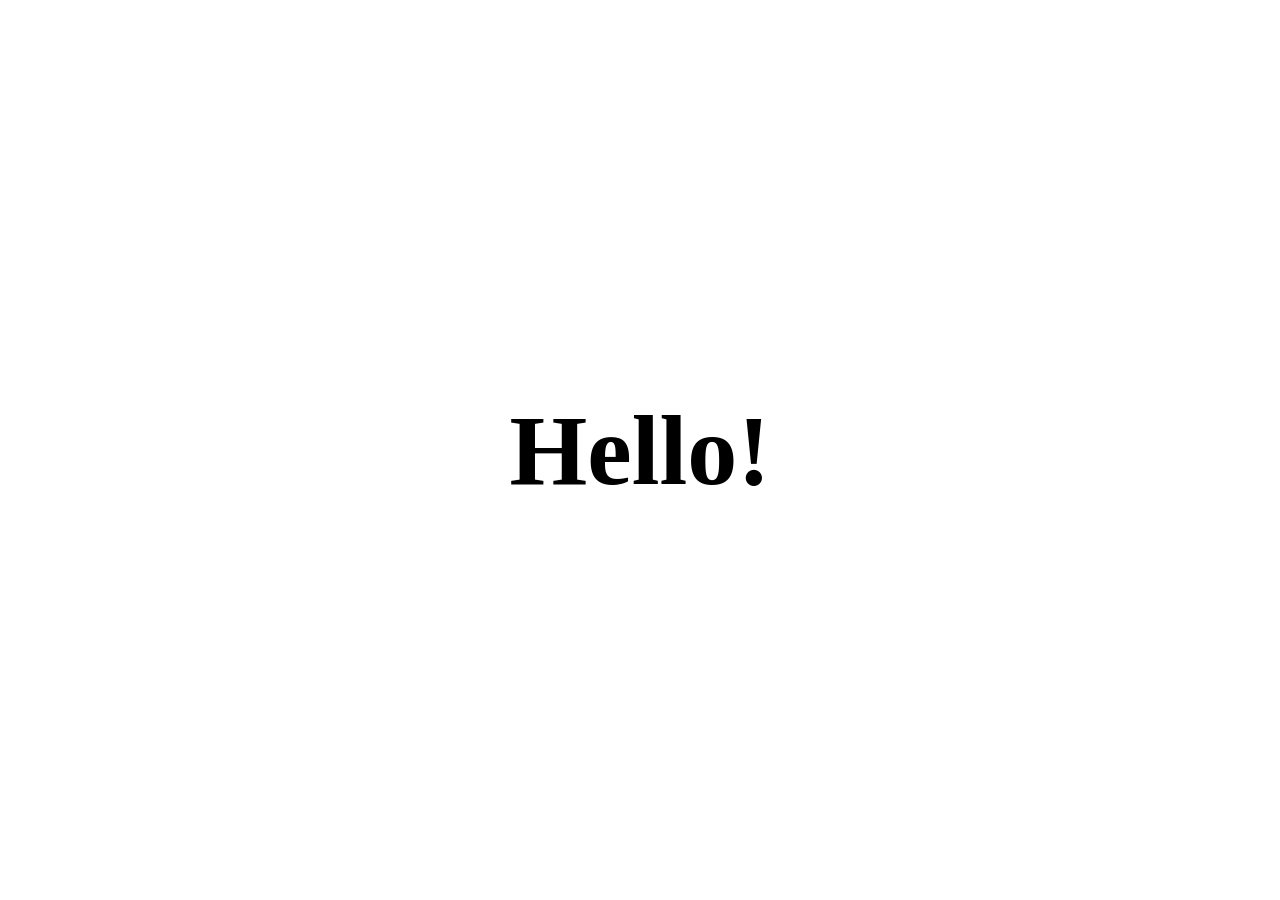
<file: css-animations/index.html>
<!DOCTYPE html>
<html lang="en">
<head>
    <meta charset="UTF-8">
    <meta name="viewport" content="width=device-width, initial-scale=1.0">
    <link rel="stylesheet" href="style.css">
    <title>Animation</title>
</head>
<body>
    <!-- <div id="box"></div> -->
    <h1>Hello!</h1>
</body>
</html>
</file>
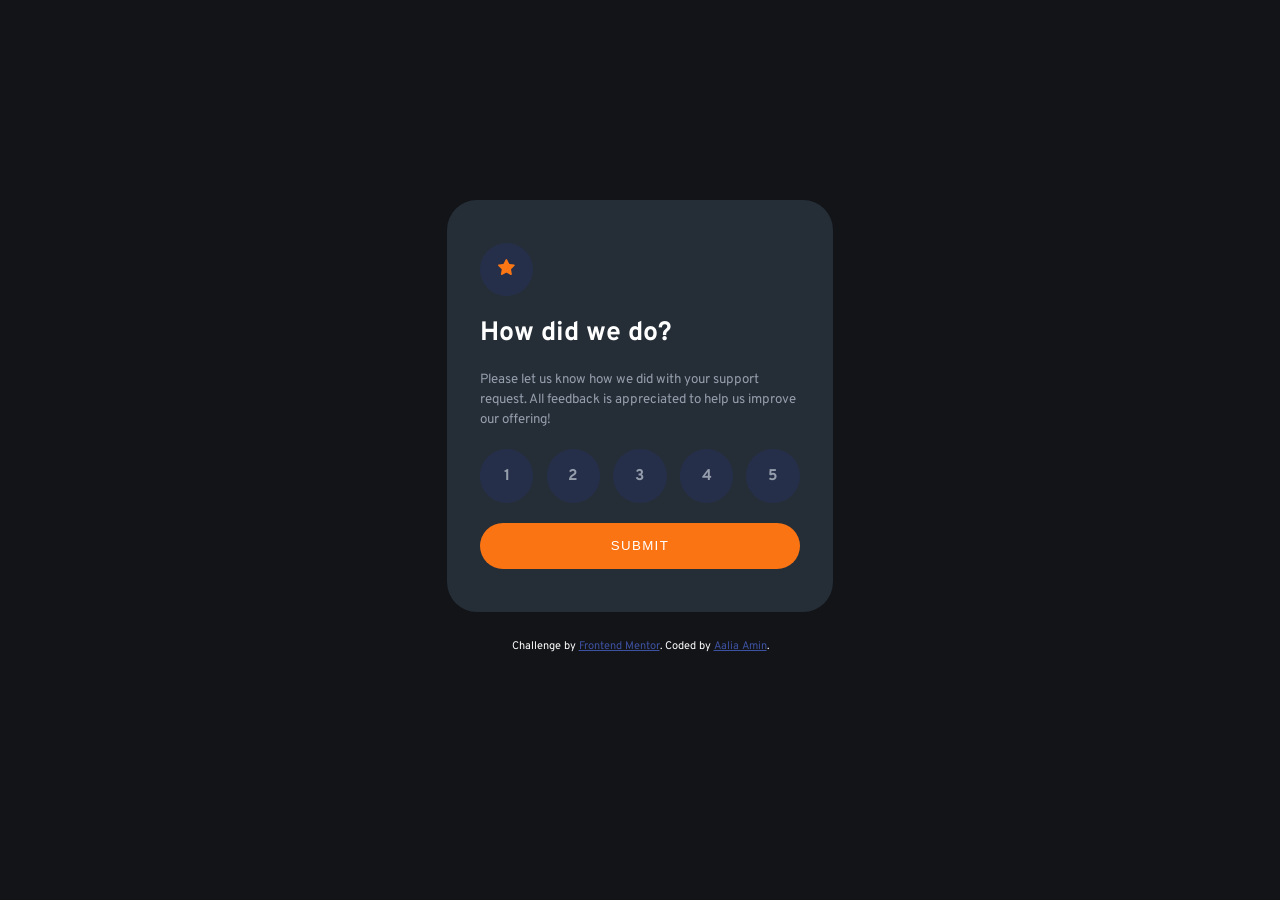
<file: interactive-rating/index.html>
<!DOCTYPE html>
<html lang="en">
<head>
  <meta charset="UTF-8">
  <meta name="viewport" content="width=device-width, initial-scale=1.0">

  <link rel="icon" type="image/png" sizes="32x32" href="./images/favicon-32x32.png">
  <link rel="stylesheet" href="style.css">
  
  <title>Interactive rating component</title>
</head>
<body>
  <main>
    <div class="container">
      <div class="container-star">
        <svg width="17" height="16" xmlns="http://www.w3.org/2000/svg"><path d="m9.067.43 1.99 4.031c.112.228.33.386.58.422l4.45.647a.772.772 0 0 1 .427 1.316l-3.22 3.138a.773.773 0 0 0-.222.683l.76 4.431a.772.772 0 0 1-1.12.813l-3.98-2.092a.773.773 0 0 0-.718 0l-3.98 2.092a.772.772 0 0 1-1.119-.813l.76-4.431a.77.77 0 0 0-.222-.683L.233 6.846A.772.772 0 0 1 .661 5.53l4.449-.647a.772.772 0 0 0 .58-.422L7.68.43a.774.774 0 0 1 1.387 0Z" fill="#FC7614"/></svg>
      </div>
      <div class="container-heading">
        <h1>How did we do?</h1>
      </div>
      <div class="container-paragraph">
        <p> Please let us know how we did with your support request. All feedback is appreciated 
          to help us improve our offering!</p>
      </div>
      <div id="rate" class="container-rating">
      </div>
      <button id="submit" class="container-submit" onclick="submitRating()" disabled>
        Submit
      </button>
    </div>
  </main>

  <div class="attribution">
    Challenge by <a href="https://www.frontendmentor.io?ref=challenge" target="_blank">Frontend Mentor</a>. 
    Coded by <a href="https://github.com/Aalia98">Aalia Amin</a>.
  </div>

  <script>
    let rate, selectedRating = -1;

    (function() {
      const rating= [1, 2, 3, 4, 5];
      let html = "";
      rating.forEach(e => {html+=`<div class="container-rating--1" id="rate${e}" onclick="selectRating(${e})"><h3>${e}</h3></div>`})
      document.getElementById("rate").innerHTML = html;
    })()

    function submitRating() {
      location.href = `submit.html?rate=${rate}`;
    }

    function selectRating(e) {
      rate = e;
      document.getElementById("submit").disabled = false;

      if(selectedRating!=-1) {
        const prev = document.getElementById(`rate${selectedRating}`);
        prev.style.backgroundColor = "RGBA(43, 71, 239, 0.1)";
        prev.style.color = "hsl(217, 12%, 63%)";
      }

      selectedRating = e
      document.getElementById(`rate${e}`).style.backgroundColor = "hsl(217, 12%, 63%)"
      document.getElementById(`rate${e}`).style.color = "hsl(0, 0%, 100%)"
    } 

  </script>
</body>
</html>
</file>
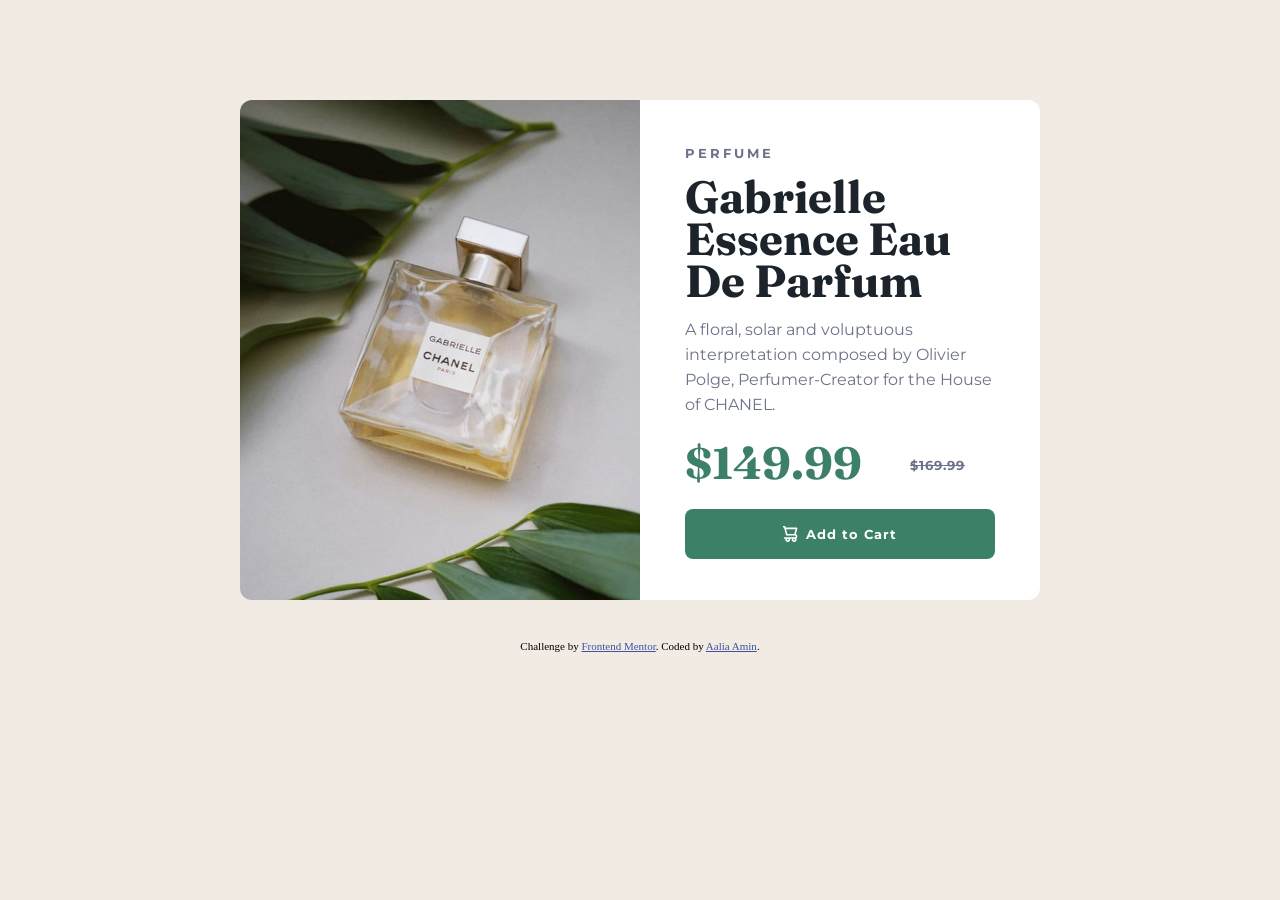
<file: product-preview-card/index.html>
<!DOCTYPE html>
<html lang="en">

<head>
  <meta charset="UTF-8">
  <meta name="viewport" content="width=device-width, initial-scale=1.0">

  <link rel="icon" type="image/png" sizes="32x32" href="./images/favicon-32x32.png">
  <link rel="stylesheet" href="style.css">

  <title>Product preview card component</title>
</head>

<body>

  <main>
    <div class="container">
      <div class="box1">
      </div>
      <div class="box2">
        <h5>PERFUME</h5>
        <h1>Gabrielle Essence Eau De Parfum</h1>
        <p>A floral, solar and voluptuous interpretation composed by Olivier Polge,
          Perfumer-Creator for the House of CHANEL.</p>
        <div class="price">
          <h1> $149.99</h1>
          <h5>$169.99</h5>
        </div>
        <div class="cart">
          <svg width="15" height="16" xmlns="http://www.w3.org/2000/svg">
            <path
              d="M14.383 10.388a2.397 2.397 0 0 0-1.518-2.222l1.494-5.593a.8.8 0 0 0-.144-.695.8.8 0 0 0-.631-.28H2.637L2.373.591A.8.8 0 0 0 1.598 0H0v1.598h.983l1.982 7.4a.8.8 0 0 0 .799.59h8.222a.8.8 0 0 1 0 1.599H1.598a.8.8 0 1 0 0 1.598h.943a2.397 2.397 0 1 0 4.507 0h1.885a2.397 2.397 0 1 0 4.331-.376 2.397 2.397 0 0 0 1.12-2.021ZM11.26 7.99H4.395L3.068 3.196h9.477L11.26 7.991Zm-6.465 6.392a.8.8 0 1 1 0-1.598.8.8 0 0 1 0 1.598Zm6.393 0a.8.8 0 1 1 0-1.598.8.8 0 0 1 0 1.598Z"
              fill="#FFF" />
          </svg>
          <h5>Add to Cart</h5>
        </div>
      </div>
    </div>
  </main>
  <div class="attribution">
    Challenge by <a href="https://www.frontendmentor.io?ref=challenge" target="_blank">Frontend Mentor</a>.
    Coded by <a href="https://www.linkedin.com/in/aalia-amin-494b61170/">Aalia Amin</a>.
  </div>
</body>

</html>
</file>
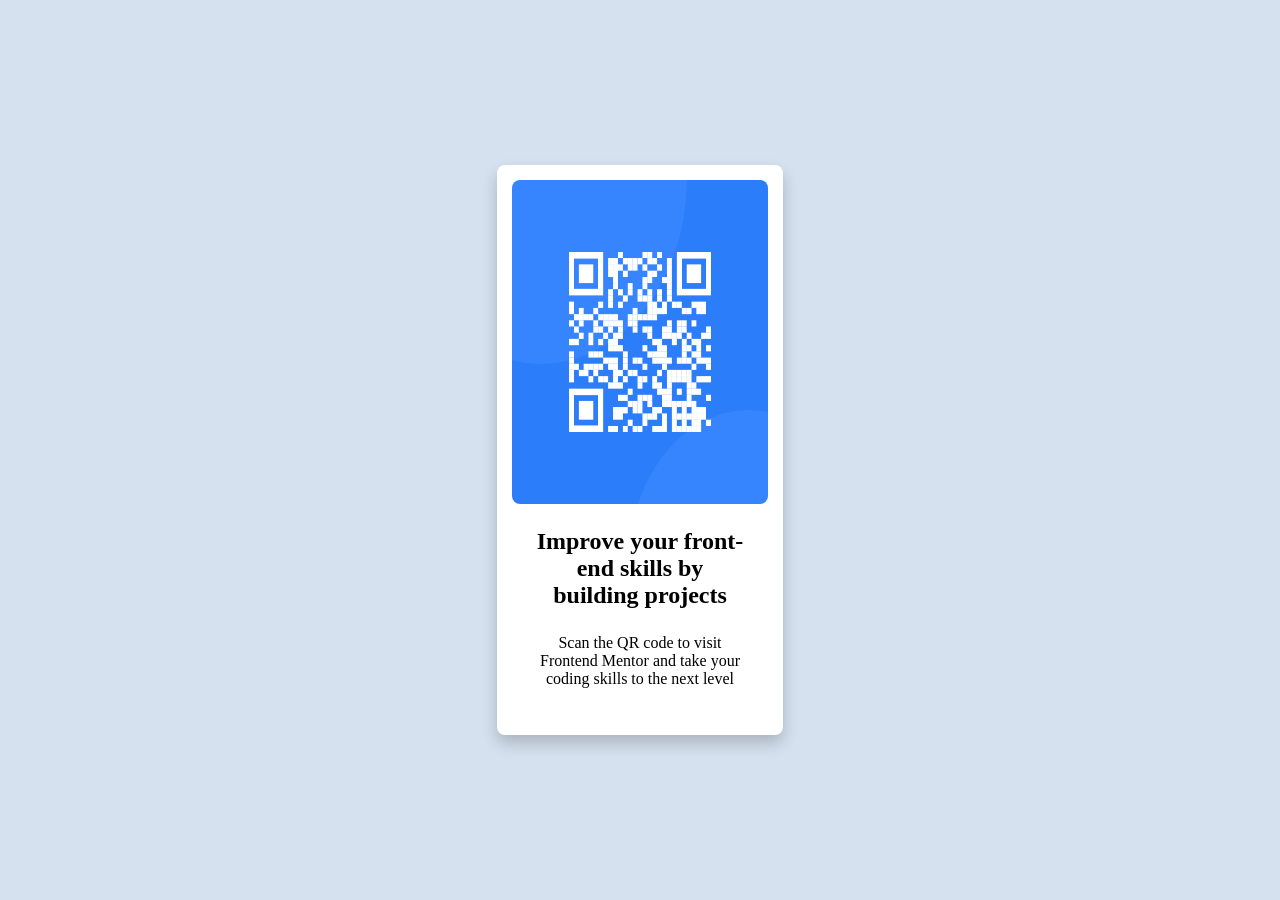
<file: qr-code-component/index.html>
<!DOCTYPE html>
<html lang="en">

<head>
  <meta charset="UTF-8">
  <meta name="viewport" content="width=device-width, initial-scale=1.0">

  <link rel="icon" type="image/png" sizes="32x32" href="./images/favicon-32x32.png">

  <title>Frontend Mentor | QR code component</title>

  <style>
    * {
      margin: 0;
      padding: 0;
    }

    body {
      background-color: rgba(213, 225, 239, 255);
    }

    .container {
      display: flex;
      justify-content: center;
      align-items: center;
      height: 100vh;
    }

    .container_box {
      width: 20%;
      height: 60%;
      text-align: center;
      padding: 15px;
      background-color: rgba(255, 255, 255, 255);
      border-radius: 8px;
      box-shadow: 0 8px 16px 0 rgba(0, 0, 0, 0.2);
    }

    .container_box>img {
      border-radius: 8px;
      height: 60%;
      width: 100%;
    }

    .container_box>h2 {
      padding: 20px;
    }

    .container_box>p {
      padding: 20px;
      margin-top: -15px;
    }

    @media screen and (max-width: 480px) {
      .container_box {
        justify-content: center;
        width: 80%;
        height: 80%;
        text-align: center;
        padding: 15px;
        background-color: rgba(255, 255, 255, 255);
        border-radius: 8px;
        box-shadow: 0 8px 16px 0 rgba(0, 0, 0, 0.2);
      }
    }
  </style>
</head>

<body>
  <div class="container">
    <div class="container_box">
      <img src="images/image-qr-code.png" alt="QR code">
      <h2>Improve your front-end skills by building projects</h2>
      <p>Scan the QR code to visit Frontend Mentor and take your coding skills to the next level</p>
    </div>
  </div>
</body>

</html>
</file>
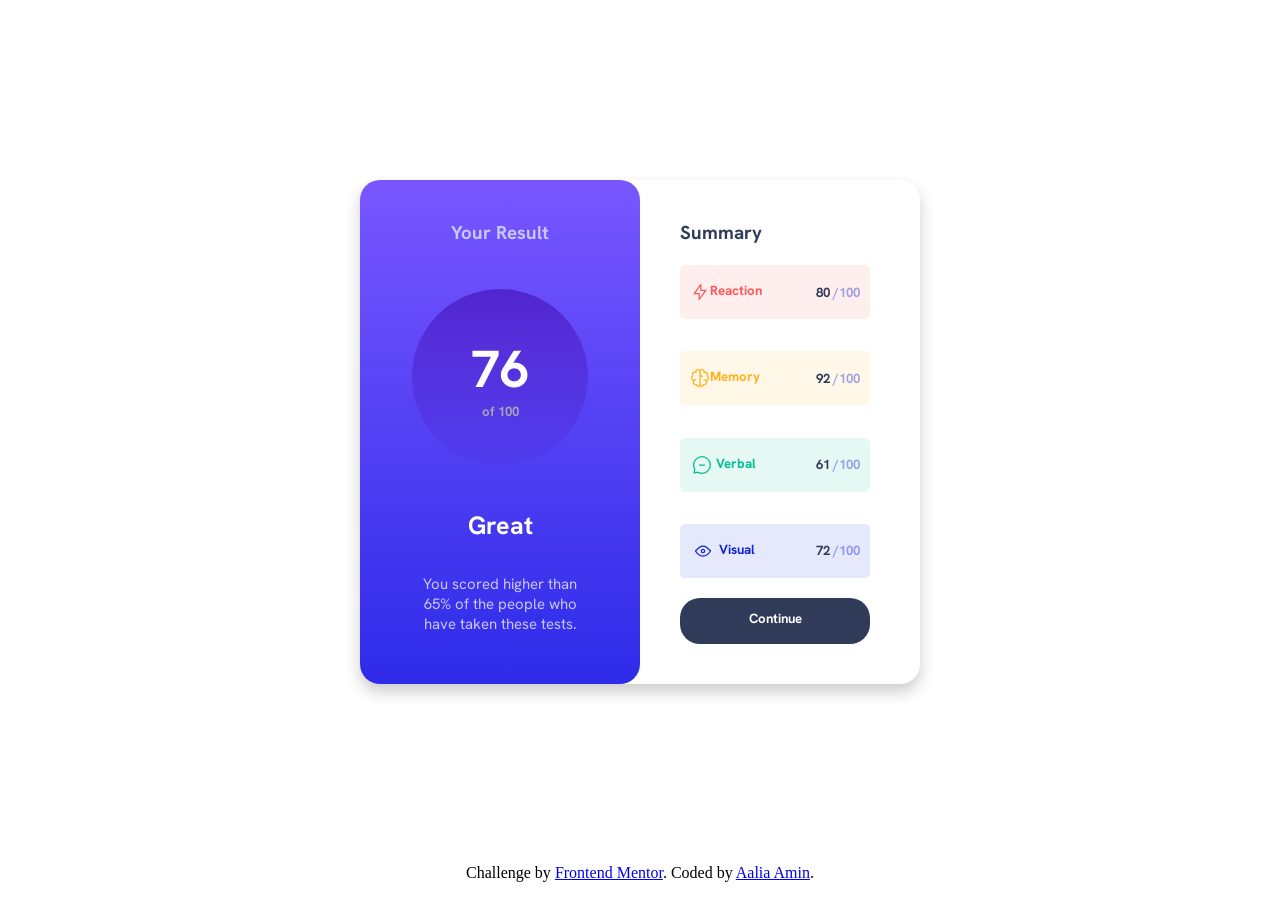
<file: results-summary/index.html>
<!DOCTYPE html>
<html lang="en">

<head>
  <meta charset="UTF-8">
  <meta name="viewport" content="width=device-width, initial-scale=1.0">
  <!-- displays site properly based on user's device -->
  <link rel="stylesheet" href="style.css">
  <link rel="icon" type="image/png" sizes="32x32" href="./assets/images/favicon-32x32.png">

  <title>Results summary component</title>

  <!-- Feel free to remove these styles or customise in your own stylesheet 👍 -->

</head>

<body>
  <section class="container">
    <div class="primary_container">
      <h3>Your Result</h3>
      <div class="circle">
        <div class="innerCircle">
          <h1>76</h1>
          <h5>of 100</h5>
        </div>
      </div>

      <h2>Great</h2>
      <p>You scored higher than 65% of the people who have taken these tests.</p>

    </div>

    <div class="secondary_container">
      <h3>Summary</h3>
      <div id="result"></div>
      <div class="continue">
        <h5>Continue</h5>
      </div>
    </div>
  </section>
  <div class="attribution">
    Challenge by <a href="https://www.frontendmentor.io?ref=challenge" target="_blank">Frontend Mentor</a>.
    Coded by <a href="#">Aalia Amin</a>.
  </div>

  <script>
    const results = [
      {
        "category": "Reaction",
        "score": 80,
        "icon": "./assets/images/icon-reaction.svg",
        "bgColor": "hsla(0, 100%, 67%, 0.1)",
        "color": "hsl(0, 100%, 67%)"
      },
      {
        "category": "Memory",
        "score": 92,
        "icon": "./assets/images/icon-memory.svg",
        "bgColor": "hsla(39, 100%, 56%, 0.1)",
        "color": "hsl(39, 100%, 56%)"
      },
      {
        "category": "Verbal",
        "score": 61,
        "icon": "./assets/images/icon-verbal.svg",
        "bgColor": "hsla(166, 100%, 37%, 0.1)",
        "color": "hsl(166, 100%, 37%)"
      },
      {
        "category": "Visual",
        "score": 72,
        "icon": "./assets/images/icon-visual.svg",
        "bgColor": "hsla(234, 85%, 45%, 0.1)",
        "color": "hsl(234, 85%, 45%)"
      }
    ]

    showResults = () => {
      let html = '';
      results.map((item) => {
        html += `<div class="items" style="color:${item.color};background-color:${item.bgColor};">
          <div class="item"><img src=${item.icon}>
            <h5>${item.category}</h5>
            </div>
            <h5><span style="color: hsl(224, 30%, 27%);">${item.score}</span><span style="color: hsla(234, 85%, 45%, 0.4);"> /100</span></h5></div>`
      })
      document.getElementById("result").innerHTML = html
    }
    showResults();
  </script>
</body>

</html>
</file>
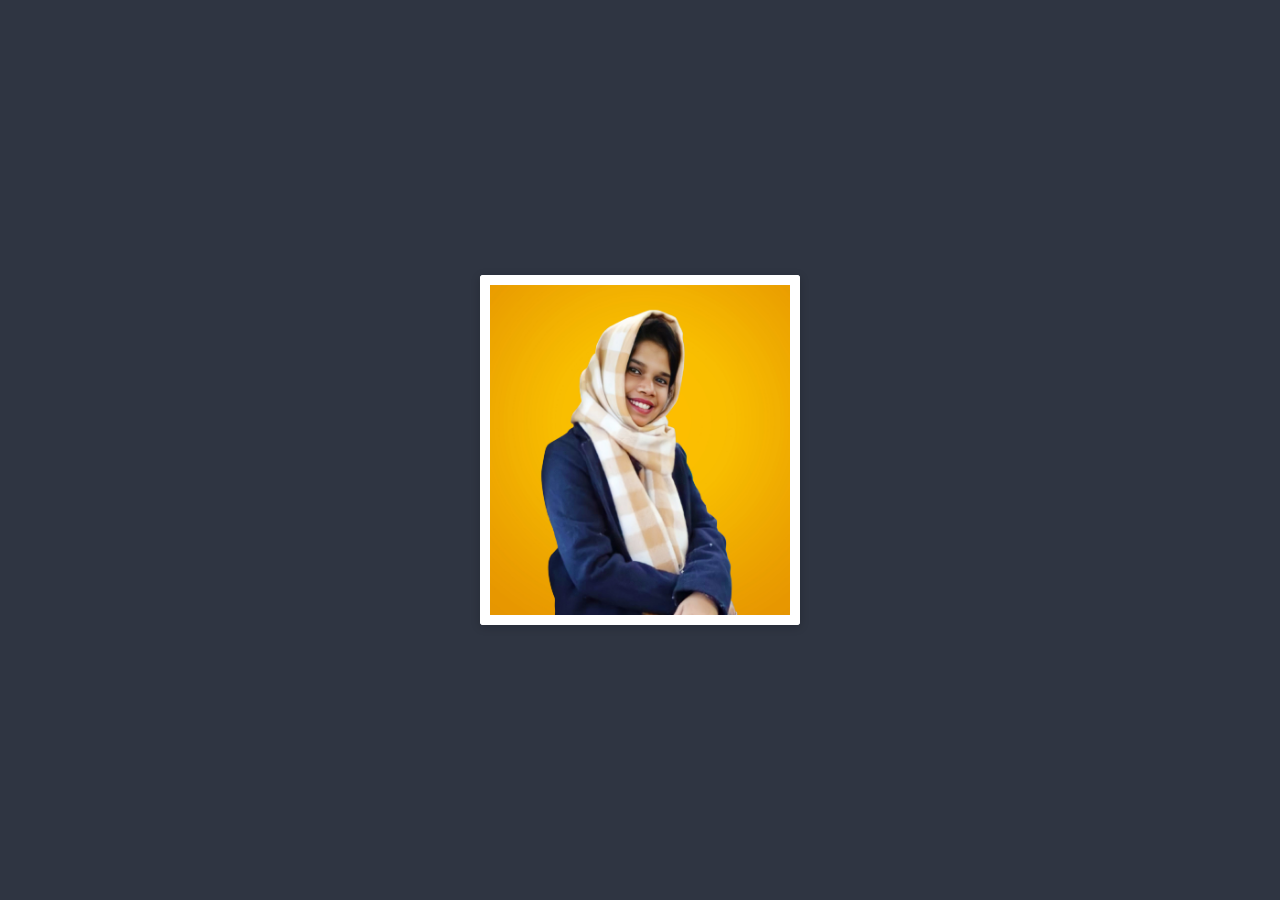
<file: css-animations/FRAME-HOVER-EFFECT/index.html>
<!DOCTYPE html>
<html lang="en">
  <head>
    <meta charset="UTF-8" />
    <meta name="viewport" content="width=device-width, initial-scale=1.0" />
    <link rel="stylesheet" href="style.css" />
    <title>Photo Frame Hover Effect</title>
  </head>
  <body>
    <div class="card">
      <div class="img-box">
        <img src="./4.jpg" alt="developer" />
      </div>
      <div class="details">
        <h2>Aalia<br /><span>Developer</span></h2>
      </div>
    </div>
  </body>
</html>
</file>
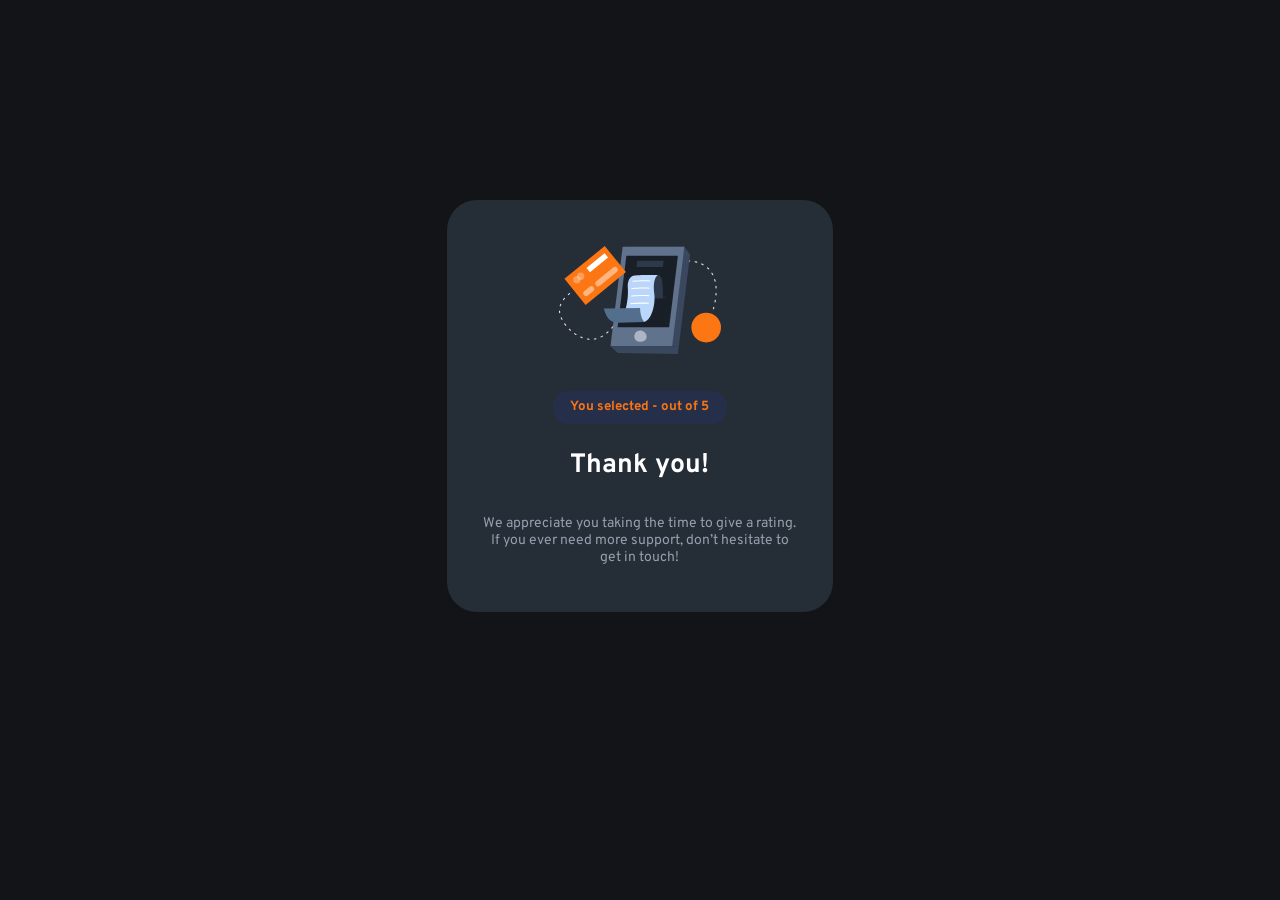
<file: interactive-rating/submit.html>
<!DOCTYPE html>
<html lang="en">
  <head>
    <meta charset="UTF-8" />
    <meta name="viewport" content="width=device-width, initial-scale=1.0" />
    <link rel="icon" type="image/png" sizes="32x32" href="./images/favicon-32x32.png" />
    <link rel="stylesheet" href="submit.css" />
    <title>Interactive rating component</title>
  </head>
  <body>
    <main>
      <div class="container">
        <div class="container-image">
          <svg width="162" height="108" xmlns="http://www.w3.org/2000/svg">
            <g fill="none">
              <path
                d="M30 93.744h-.044a23.456 23.456 0 0 1-1.61-.189.543.543 0 0 1 .155-1.076c.52.076 1.04.135 1.563.178a.538.538 0 0 1-.043 1.076l-.022.01Zm5.37-.205a.538.538 0 0 1-.08-1.076 19.51 19.51 0 0 0 1.54-.306.536.536 0 0 1 .645.403.538.538 0 0 1-.397.646c-.537.129-1.074.236-1.611.323l-.097.01Zm-12.137-1.312a.536.536 0 0 1-.183-.033 24.346 24.346 0 0 1-1.525-.608.539.539 0 0 1 .424-.99c.483.21.983.404 1.472.587a.538.538 0 0 1-.188 1.044Zm18.759-.829a.538.538 0 0 1-.242-1.022c.467-.226.934-.479 1.39-.742a.536.536 0 1 1 .538.93c-.478.275-.967.538-1.45.78a.536.536 0 0 1-.258.054h.022Zm-24.994-2.292a.536.536 0 0 1-.29-.08c-.457-.29-.913-.597-1.36-.91a.536.536 0 1 1 .612-.882c.436.307.876.597 1.322.883a.538.538 0 0 1-.284.99Zm30.772-1.544a.537.537 0 0 1-.408-.193.539.539 0 0 1 .06-.759l.117-.124c.355-.306.715-.624 1.074-.957a.537.537 0 1 1 .73.79c-.375.345-.74.673-1.106.985l-.123.102a.537.537 0 0 1-.344.156Zm-36.326-2.69a.537.537 0 0 1-.36-.14c-.402-.37-.8-.747-1.18-1.124a.539.539 0 0 1 .751-.769c.376.371.763.737 1.155 1.076a.538.538 0 0 1 .032.764.537.537 0 0 1-.398.194Zm41.305-2.21a.537.537 0 0 1-.398-.899c.355-.393.715-.79 1.074-1.2a.537.537 0 1 1 .806.71c-.365.415-.725.818-1.074 1.21a.537.537 0 0 1-.408.152v.026ZM6.724 79.723a.537.537 0 0 1-.424-.204 41.79 41.79 0 0 1-.989-1.308.539.539 0 0 1 .124-.753.536.536 0 0 1 .746.124c.312.425.629.85.962 1.27a.539.539 0 0 1-.42.871Zm50.579-2.383a.539.539 0 0 1-.419-.877c.338-.414.677-.828 1.015-1.253a.537.537 0 1 1 .838.672l-1.02 1.259a.537.537 0 0 1-.414.199ZM2.9 73.887a.537.537 0 0 1-.473-.312c-.257-.5-.499-1-.714-1.485a.539.539 0 0 1 .685-.72c.133.052.24.154.298.285.21.462.44.946.687 1.425a.539.539 0 0 1-.483.786v.021Zm58.753-2.028a.537.537 0 0 1-.424-.866l.988-1.275a.537.537 0 1 1 .848.656l-.988 1.275a.537.537 0 0 1-.424.188v.022ZM.682 67.286a.537.537 0 0 1-.537-.462A17.06 17.06 0 0 1 0 65.16a.538.538 0 1 1 1.074 0c.018.519.063 1.036.134 1.55a.539.539 0 0 1-.462.607l-.064-.032Zm65.24-.973a.537.537 0 0 1-.43-.867l.984-1.28a.536.536 0 0 1 .853.65l-.993 1.265a.537.537 0 0 1-.414.21v.022Zm88.49-2.96a.724.724 0 0 1-.15 0 .537.537 0 0 1-.366-.666c.134-.474.28-.99.424-1.544a.538.538 0 0 1 .655-.388.537.537 0 0 1 .382.662c-.145.538-.29 1.076-.43 1.565a.537.537 0 0 1-.515.372Zm-84.247-2.592a.536.536 0 0 1-.424-.867l.983-1.28a.54.54 0 1 1 .854.662l-.989 1.275a.537.537 0 0 1-.413.183l-.01.027Zm-68.924-.382a.536.536 0 0 1-.156 0 .538.538 0 0 1-.355-.673 21.47 21.47 0 0 1 .537-1.565.537.537 0 1 1 .994.403c-.193.49-.37.985-.537 1.474a.537.537 0 0 1-.473.334l-.01.027Zm154.782-3.863a.311.311 0 0 1-.102 0 .538.538 0 0 1-.43-.624c.097-.538.188-1.044.28-1.582a.545.545 0 1 1 1.073.178c-.09.538-.182 1.076-.279 1.614a.537.537 0 0 1-.542.414ZM74.46 55.209a.537.537 0 0 1-.424-.872l1.004-1.27a.537.537 0 1 1 .838.673l-.999 1.264a.537.537 0 0 1-.408.205h-.01ZM4.436 54.165a.539.539 0 0 1-.43-.855c.323-.436.666-.872 1.02-1.297a.537.537 0 1 1 .822.694 22.92 22.92 0 0 0-.977 1.237.537.537 0 0 1-.435.221Zm74.408-4.417a.539.539 0 0 1-.414-.877l1.026-1.248a.537.537 0 1 1 .843.667l-1.02 1.243a.537.537 0 0 1-.435.215Zm78.124-.161h-.043a.538.538 0 0 1-.494-.576c.043-.538.075-1.076.107-1.614a.538.538 0 0 1 .564-.538c.295.018.52.27.505.565a54.253 54.253 0 0 1-.107 1.614.538.538 0 0 1-.532.549ZM9.28 49.13a.537.537 0 0 1-.338-.958c.8-.646 1.316-.99 1.337-1.006a.536.536 0 0 1 .59.898s-.499.334-1.25.942a.536.536 0 0 1-.35.124h.011Zm74.075-4.74a.537.537 0 0 1-.403-.888c.35-.408.704-.817 1.074-1.22a.537.537 0 1 1 .806.71c-.355.403-.71.806-1.074 1.215a.537.537 0 0 1-.414.183h.01Zm73.742-1.797a.537.537 0 0 1-.537-.505 54.325 54.325 0 0 0-.118-1.614.54.54 0 1 1 1.074-.097c.048.538.091 1.076.118 1.614 0 .285-.221.52-.505.538l-.032.064Zm-69.064-3.416a.537.537 0 0 1-.392-.904c.365-.398.735-.79 1.106-1.178a.536.536 0 0 1 .779.737l-1.074 1.173a.537.537 0 0 1-.44.172h.02Zm68.092-3.502a.537.537 0 0 1-.537-.409 22.668 22.668 0 0 0-.408-1.533.539.539 0 0 1 1.03-.307c.151.538.296 1.05.425 1.587a.539.539 0 0 1-.398.651l-.112.01Zm-63.221-1.512a.537.537 0 0 1-.376-.92l1.165-1.13a.537.537 0 1 1 .763.76c-.387.365-.768.741-1.155 1.118a.537.537 0 0 1-.419.172h.022Zm5.14-4.745a.537.537 0 0 1-.355-.941l1.235-1.076a.539.539 0 1 1 .693.828c-.408.34-.817.689-1.225 1.039a.537.537 0 0 1-.37.15h.021Zm55.197-.575c-.247-.468-.505-.931-.779-1.378a.537.537 0 1 1 .918-.554c.285.463.537.947.811 1.431a.539.539 0 0 1-.478.791.537.537 0 0 1-.472-.29ZM103.5 25.055a.539.539 0 0 1-.322-.974c.44-.322.88-.634 1.32-.946a.537.537 0 0 1 .845.394.54.54 0 0 1-.227.488l-1.3.93a.536.536 0 0 1-.338.108h.022Zm46.132-1.56a.537.537 0 0 1-.381-.161c-.359-.359-.74-.717-1.144-1.076a.536.536 0 1 1 .709-.807c.408.36.81.742 1.197 1.135a.539.539 0 0 1 0 .759.537.537 0 0 1-.403.15h.022Zm-40.279-2.28a.537.537 0 0 1-.274-1.001c.473-.275.946-.538 1.418-.797a.54.54 0 0 1 .81.474.542.542 0 0 1-.273.468c-.467.253-.929.538-1.39.785a.536.536 0 0 1-.344.07h.053Zm34.737-1.894a.504.504 0 0 1-.258-.07c-.451-.248-.924-.49-1.407-.716a.539.539 0 0 1 .462-.974c.499.237.988.49 1.46.748a.538.538 0 0 1-.257 1.012Zm-28.49-1.195a.537.537 0 0 1-.2-1.038c.505-.204 1.01-.398 1.52-.581a.537.537 0 0 1 .366 1.011c-.495.178-.989.366-1.483.57a.536.536 0 0 1-.247.038h.043Zm22.045-1.452a.777.777 0 0 1-.156 0c-.505-.15-1.02-.29-1.53-.41a.553.553 0 0 1 .252-1.075c.537.129 1.074.269 1.611.425a.542.542 0 0 1-.15 1.076l-.027-.016Zm-15.456-.597a.537.537 0 0 1-.118-1.066c.537-.107 1.074-.21 1.61-.29a.543.543 0 0 1 .59.735.544.544 0 0 1-.423.34c-.537.082-1.036.178-1.557.286a.365.365 0 0 1-.102-.005Zm8.555-.603h-.038a32.41 32.41 0 0 0-1.579-.06.538.538 0 0 1 0-1.075c.537 0 1.074.027 1.638.06a.538.538 0 0 1-.032 1.075h.01Z"
                fill="#E6E6E6"
              />
              <path
                fill="#39475F"
                d="M119.847 100.221H58.146L70.332.793h55.025l5.747 7.601z"
              />
              <path
                fill="#61728D"
                d="M113.172 100.221H51.465L63.651.793h61.706z"
              />
              <path
                fill="#181F27"
                d="M110.132 81.354H58.576l8.791-71.695h51.557z"
              />
              <path
                fill="#1E252E"
                d="m92.743 50.055 14.897.177-.29 2.308-14.607-.252z"
              />
              <path
                fill="#39475F"
                d="m51.465 100.221 7.422 6.864 60.037.915.923-7.779z"
              />
              <path
                d="M99.096 29.058s2.572.183 3.888 5.03c1.316 4.847.865 18.377.865 18.377l-11.096-.177s-5.537-20.137 6.343-23.23Z"
                fill="#2D394B"
              />
              <path
                fill="#FC7614"
                d="M5.42 32.843 45.778 0l21.18 26.119L26.603 58.96z"
              />
              <path
                fill="#FFF"
                d="M27.49 21.931 45.56 7.226l3.497 4.313-18.07 14.706z"
              />
              <path
                d="m25.272 45.175 5.338-4.345a2.772 2.772 0 0 1 3.902.404 2.781 2.781 0 0 1-.404 3.91l-5.338 4.344a2.772 2.772 0 0 1-3.903-.404 2.781 2.781 0 0 1 .405-3.91ZM37.33 35.365l16.89-13.743a2.772 2.772 0 0 1 3.902.404 2.781 2.781 0 0 1-.405 3.909L40.83 39.679a2.772 2.772 0 0 1-3.903-.404 2.781 2.781 0 0 1 .405-3.91Z"
                fill="#FFF"
                opacity=".46"
              />
              <ellipse
                fill="#FFF"
                opacity=".3"
                cx="17.937"
                cy="33.636"
                rx="3.673"
                ry="3.68"
              />
              <ellipse
                fill="#FFF"
                opacity=".3"
                cx="21.664"
                cy="30.284"
                rx="3.673"
                ry="3.68"
              />
              <path
                d="M99.096 29.058s-5.838 2.103-3.803 18.581c1.493 12.073-3.55 28.056-11.004 28.25-7.454.193-21.202-.463-21.202-.463s7.159-18.56 5.676-34.145a14.786 14.786 0 0 1 .763-6.456c.87-2.373 2.487-4.842 5.494-5.245 6.004-.818 24.076-.522 24.076-.522Z"
                fill="#BAD6FA"
              />
              <path
                d="m58.957 76.63 26.342-.537s-4.017-3.992-4.27-14.154l-36.234.538a31.494 31.494 0 0 0 2.841 7.531 12.547 12.547 0 0 0 11.32 6.623Z"
                fill="#546F8D"
              />
              <path
                fill="#2D394B"
                d="m78.21 14.834-.918 6.041h26.621l.806-6.041z"
              />
              <path
                d="M85.54 86.19c-2.872-2.517-7.416-2.022-9.446 1.222a4.955 4.955 0 0 0-.8 2.647c0 3.98 2.744 6.59 8.227 5.492 4.184-.839 5.779-6.073 2.02-9.36Z"
                fill="#FFF"
                opacity=".48"
              />
              <ellipse
                fill="#FC7614"
                cx="147.188"
                cy="81.542"
                rx="14.812"
                ry="14.837"
              />
              <path
                d="M73.731 35.75a.537.537 0 0 1-.038-1.076c.113 0 11.343-.828 17.363-.29a.54.54 0 0 1-.096 1.076c-5.908-.538-17.079.274-17.186.285l-.043.005Zm-.891 7.279a.538.538 0 0 1-.038-1.076c.113 0 11.342-.828 17.363-.29a.54.54 0 0 1-.097 1.076c-5.907-.538-17.073.28-17.185.285l-.043.005Zm-.102 7.564a.538.538 0 0 1-.043-1.076c.112 0 11.347-.829 17.362-.29a.54.54 0 0 1-.096 1.075c-5.908-.538-17.073.28-17.186.286l-.037.005Zm-.715 7.564a.537.537 0 0 1-.037-1.076c.112 0 11.342-.829 17.362-.285a.54.54 0 0 1-.096 1.076c-5.908-.538-17.073.28-17.186.285h-.043Z"
                fill="#FFF"
              />
            </g>
          </svg>
        </div>
        <div class="container-selected">
          <h4>You selected <span id="rate"></span> out of 5</h4>
        </div>
        <div class="container-heading">
          <h1>Thank you!</h1>
        </div>
        <div class="container-paragraph">
          <p>
            We appreciate you taking the time to give a rating. If you ever need
            more support, don’t hesitate to get in touch!
          </p>
        </div>
      </div>
    </main>

    <script>
      const urlParams = new URLSearchParams(window.location.search);
      const rate = parseInt(urlParams.get("rate"), 10);
      document.getElementById("rate").textContent = rate >= 1 && rate <= 5 ? rate : "-";
    </script>
  </body>
</html>
</file>
<file: css-animations/style.css>
* {
    margin: 0;
    padding: 0;
    box-sizing: border-box;
    font-family: gilroy;
}

html, body {
    height: 100%;
    width: 100%;
}

body {
    display: flex;
    align-items: center;
    justify-content: center;
}

h1 {
    font-size: 100px;
    font-weight: 800;
    position: relative;
}

h1::after {
    content: "";
    position: absolute;
    width: 0%;
    height: 10px;
    bottom: 0;
    background-color: black;
    left: 0;
}

h1:hover::after {
    animation-name: lineanime;
    animation-duration: 2s;
}

@keyframes lineanime {
    0% {
        width: 0;
        left: 0;
    }
    50% {
        width: 100%;
        left: 0;
    }
    100% {
        width: 0;
        left: 100%;
    }
}

/* #box {
    height: 300px;
    width: 300px;
    background-color: lightseagreen;
    position: absolute;
    animation-name: anime;
    animation-duration: 2s;
    animation-delay: 1s;
    animation-fill-mode: forwards;
    animation-iteration-count: infinite;
    animation-timing-function: cubic-bezier(0, .93, .47, .43);
    animation-timing-function: linear;
    animation-direction: alternate;
}

@keyframes anime {
    0% {
        left: 0;
        background-color: lightseagreen;
        top: 0;
        rotate: 0deg;
    }
    50% {
        left: 75%;
        background-color: lightgreen;
        top: 0;
        rotate: 360deg;
    }
    100% {
        left: 75%;
        background-color: salmon;
        top: 50%;
        rotate: 360deg;
    }
} */
</file>
<file: interactive-rating/style.css>
@import url('https://fonts.googleapis.com/css2?family=Overpass:wght@400;700&display=swap');

* {
    margin: 0;
    padding: 0;
    box-sizing: border-box;
}

html {
    font-size: 41.6%;
}

body {
    background-color: hsl(216, 12%, 8%);
    font-family: 'Overpass', sans-serif;
}

main {
    display: flex;
    flex-direction: column;
    justify-content: center;
    align-items: center;
}

.container {
    display: flex;
    flex-direction: column;
    justify-content: space-around;
    width: 58rem;
    height: 62rem;
    background-color: hsl(213, 19%, 18%);
    margin-top: 30rem;
    border-radius: 4.5rem;
    padding: 5rem;
}

.container-star {
    width: 8rem;
    height: 8rem;
    border-radius: 50%;
    background-color: RGBA(43, 71, 239, 0.1);
    padding-top: 2.5rem;
    text-align: center;
}

.container-heading {
    color: hsl(0, 0%, 100%);
    font-size: 2rem;
}

.container-paragraph {
    color: hsl(217, 12%, 63%);
    font-size: 2rem;
    line-height: 3rem;
}

.container-rating {
    display: flex;
    justify-content: space-between;
}

.container-rating--1{
    width: 8rem;
    height: 8rem;
    border-radius: 50%;
    background-color: RGBA(43, 71, 239, 0.1);
    padding-top: 2.5rem;
    text-align: center;
    font-size: 2rem;
    color: hsl(217, 12%, 63%);
}

.container-rating--1:hover {
    cursor: pointer;
    background-color: hsl(25, 97%, 53%);
    color: hsl(0, 0%, 100%);
}

.container-submit {
    width: 48rem;
    height: 7rem;
    background-color: hsl(25, 97%, 53%);
    border-radius: 4rem;
    color: hsl(0, 0%, 100%);
    font-size: 2rem;
    text-align: center;
    text-transform: uppercase;
    letter-spacing: .2rem;
    border: none;
}

.container-submit:hover {
    cursor: pointer;
    background-color: hsl(0, 0%, 100%);
    color: hsl(25, 97%, 53%);
}

.attribution { 
    font-size: 11px; 
    text-align: center; 
    color: white;
    margin-top: 4rem;
}

.attribution a { 
    color: hsl(228, 45%, 44%); 
}

@media screen and (max-width: 420px) {
    html {
        font-size: 37%;
    }
}

@media screen and (max-width: 340px) {
    html {
        font-size: 33%;
    }
}
</file>
<file: product-preview-card/style.css>
@import url('https://fonts.googleapis.com/css2?family=Montserrat:wght@500;700&display=swap');
@import url('https://fonts.googleapis.com/css2?family=Fraunces:wght@700&display=swap');

* {
    margin: 0;
    padding: 0;
    box-sizing: border-box;
}

body {
    background-color: hsl(30, 38%, 92%);
}

.container {
    display: flex;
    justify-content: center;
    align-items: center;
    width: min(800px, 92vw);
    height: 500px;
    margin: 100px auto auto auto;
}

.box1 {
    width: 50%;
    height: 100%;
    background-image: url("./images/image-product-desktop.jpg");
    background-size: cover;
    border-radius: 12px 0px 0px 12px;
}

.box2 {
    width: 50%;
    height: 100%;
    background-color: hsl(0, 0%, 100%);
    padding: 45px;
    border-radius: 0px 12px 12px 0px;
}

.box2 h5 {
    color: hsl(228, 12%, 48%);
    font-family: 'Montserrat', sans-serif;
    letter-spacing: 3px;
}

.box2 h1 {
    margin: 15px 0 15px 0;
    font-family: 'Fraunces', serif;
    font-size: 45px;
    line-height: 42px;
    color: hsl(212, 21%, 14%);
}

.box2 p {
    margin-bottom: 10px;
    line-height: 25px;
    font-family: 'Montserrat', sans-serif;
    color: hsl(228, 12%, 48%);
}

.price {
    display: flex;
    justify-content: space-between;
    width: 280px;
}

.price h1 {
    color: hsl(158, 36%, 37%);
}

.price h5 {
    margin-top: 30px;
    text-decoration: line-through;
    font-family: 'Montserrat', sans-serif;
    letter-spacing: 1px;
}

.cart {
    display: flex;
    justify-content: center;
    align-items: center;
    background-color: hsl(158, 36%, 37%);
    border-radius: 8px;
    margin-top: 10px;
    height: 50px;
}

.cart:hover {
    cursor: pointer;
    background-color: hsl(158, 35%, 21%);
}

.cart h5 {
    padding-left: 8px;
    font-family: 'Montserrat', sans-serif;
    color: hsl(0, 0%, 100%);
    letter-spacing: 1px;
}

.attribution { 
    font-size: 11px; 
    text-align: center; 
    margin-top: 40px;
}

.attribution a { 
    color: hsl(228, 45%, 44%); 
}

@media screen and (max-width: 600px) {
    .container {
        flex-direction: column;
        width: min(700px, 92vw);
        height: auto;
        margin-top: 40px;
    }

    .box1 {
        width: 100%;
        height: 240px;
        background-image: url("./images/image-product-mobile.jpg");
        background-size: cover;
        border-radius: 12px 12px 0px 0px;
    }

    .box2 {
        width: 100%;
        height: auto;
        padding: 24px;
        border-radius: 0px 0px 12px 12px;
    }

    .box2 h1 {
        font-size: 32px;
        line-height: 34px;
    }

    .price {
        width: 100%;
        max-width: 280px;
    }
  }
</file>
<file: results-summary/style.css>
@import url('https://fonts.googleapis.com/css2?family=Hanken+Grotesk:wght@500&family=Playfair+Display&display=swap');

* {
    margin: 0;
    padding: 0;
    box-sizing: border-box;
}

.container {
    display: flex;
    margin: 20vh auto;
    width: max(40vw, 560px);
    height: 56vh;
    border-radius: 20px;
    box-shadow: 0 8px 16px 0 rgba(0,0,0,0.2);
}

.primary_container {
    display: flex;
    flex-direction: column;
    align-items: center;
    justify-content: space-between;
    height: 100%;
    width: 50%;
    padding: 40px;
    background-image: linear-gradient(hsl(252, 100%, 67%), hsl(241, 81%, 54%));
    border-radius: 20px;
}

.primary_container h3 {
    color: hsl(241, 100%, 89%);
    font-family: 'Hanken Grotesk', sans-serif;
}

.circle {
    clip-path: circle(40%);
    background-image: linear-gradient(hsla(256, 72%, 46%, 1), hsla(241, 72%, 46%, 0));
    height: 220px;
    width: 220px;
    display: flex;
    justify-content: center;
    align-items: center;
}

.innerCircle h1 {
    color: hsl(0, 0%, 100%);
    font-family: 'Hanken Grotesk', sans-serif;
    font-size: 52px;
}

.innerCircle h5 {
    color: hsl(240, 8%, 67%);
    font-family: 'Hanken Grotesk', sans-serif;
    text-align: center;
}

.primary_container h2 {
    font-family: 'Hanken Grotesk', sans-serif;
    color: hsl(0, 0%, 100%);
    font-weight: 700;
    font-size: 25px;
}

.primary_container p {
    text-align: center;
    padding: 10px;
    font-family: 'Hanken Grotesk', sans-serif;
    font-size: 15px;
    color: hsl(241, 100%, 89%);
}

.secondary_container {
    display: flex;
    flex-direction: column;
    height: 100%;
    width: 50%;
    padding: 40px;
}

#result {
    display: flex;
    flex-direction: column;
    justify-content: space-between;
    height: 100%;
    width: 100%;
}

.secondary_container h3 {
    font-family: 'Hanken Grotesk', sans-serif;
    color: hsl(224, 30%, 27%);
    margin-bottom: 20px;
}

.items {
    display: flex;
    justify-content: space-between;
    align-items: center;
    padding: 10px;
    width: 95%;
    height: 6vh;
    border-radius: 5px;
    font-family: 'Hanken Grotesk', sans-serif;
}

.item {
    display: flex;
    justify-content: space-around;
    width: 40%;
    text-align: right;
}

.continue {
    padding: 12px;
    text-align: center;
    width: 95%;
    height: 6vh;
    border-radius: 20px;
    font-family: 'Hanken Grotesk', sans-serif;
    background-color: hsl(224, 30%, 27%);
    color: hsl(0, 0%, 100%);
    margin-top: 20px;
}

.continue:hover {
    cursor: pointer;
    background-image: linear-gradient(hsl(252, 100%, 67%), hsl(241, 81%, 54%));
}

.attribution {
    text-align: center;
}

@media screen and (max-width: 700px) {
    .container {
      display: flex;
      flex-direction: column;
      width: 100vw;
      height: 116vh;
    }

    .primary_container {
        width: 100%;
    }

    .secondary_container {
        width: 100%;
    }
  }
</file>
<file: css-animations/FRAME-HOVER-EFFECT/style.css>
body{
    margin: 0;
    background-color: #2f3542;
    height: 100vh;
    display: flex;
    justify-content: center;
    align-items: center;
}

.card {
    position: relative;
    width: 320px;
    height: 350px;
    background-color: #fff;
    border-radius: 3px;
    box-shadow: 0 2px 10px rgba(0,0,0,0.2);
}

.card::before,
.card::after {
    content: "";
    position: absolute;
    top: 0;
    left: 0;
    width: 100%;
    height: 100%;
    background-color: #fff;
    border-radius: 4px;
    z-index: -1;
    transition: 0.5s;
}

.card:hover::before {
    transform: rotate(20deg);
    box-shadow: 0 2px 20px rgba(0,0,0,0.2);
}

.card:hover::after {
    transform: rotate(10deg);
    box-shadow: 0 2px 20px rgba(0,0,0,0.2);
}

.img-box {
    position: absolute;
    background: #2f3542;
    top: 10px;
    left: 10px;
    bottom: 10px;
    right: 10px;
    transition: 0.5s; 
}

img {
    position: absolute;
    top: 0;
    left: 0;
    width: 100%;
    height: 100%;
    object-fit: cover;
    z-index: 2;
}

.card:hover .img-box {
    bottom: 80px;
}

.details {
    position: absolute;
    left: 10px;
    right: 10px;
    bottom: 10px;
    height: 60px;
    text-align: center;
}

h2 {
    margin: 0;
    padding: 0;
    font-weight: 600;
    font-size: 20px;
    color: #222;
    text-transform: uppercase;
}

h2 span {
    font-size: 16px;
    color: rgb(27, 43, 93);
    font-weight: bold;
    text-transform: capitalize;
}

/* pseudo classes -> :hover, :active, :focus, :checked */
/* pseudo elements -> ::after, ::before, ::first-letter, ::first-line */
</file>
<file: interactive-rating/submit.css>
@import url('https://fonts.googleapis.com/css2?family=Overpass:wght@400;700&display=swap');

* {
    margin: 0;
    padding: 0;
    box-sizing: border-box;
}

html {
    font-size: 41.6%;
}

body {
    background-color: hsl(216, 12%, 8%);
    font-family: 'Overpass', sans-serif;
    text-align: center;
}

main {
    display: flex;
    flex-direction: column;
    justify-content: center;
    align-items: center;
}

.container {
    display: flex;
    flex-direction: column;
    justify-content: space-around;
    width: 58rem;
    height: 62rem;
    background-color: hsl(213, 19%, 18%);
    margin-top: 30rem;
    border-radius: 4.5rem;
    padding: 5rem;
}

.container-image {
    margin-top: 2rem;
}

.container-selected {
    margin: auto;
    height: 5rem;
    width: 26rem;
    color: hsl(25, 97%, 53%);
    font-size: 2rem;
    background-color: RGBA(43, 71, 239, 0.1);
    border-radius: 2.2rem;
    padding-top: 1.2rem;
    margin-top: 5rem;
}

.container-heading {
    color: hsl(0, 0%, 100%);
    font-size: 2rem;
    margin-top: -4rem;
}

.container-paragraph {
    font-size: 2.1rem;
    color: hsl(217, 12%, 63%);
    margin-top: 5rem;
    margin-bottom: 2rem;
}

@media screen and (max-width: 420px) {
    html {
        font-size: 37%;
    }
}

@media screen and (max-width: 340px) {
    html {
        font-size: 33%;
    }
}
</file>
